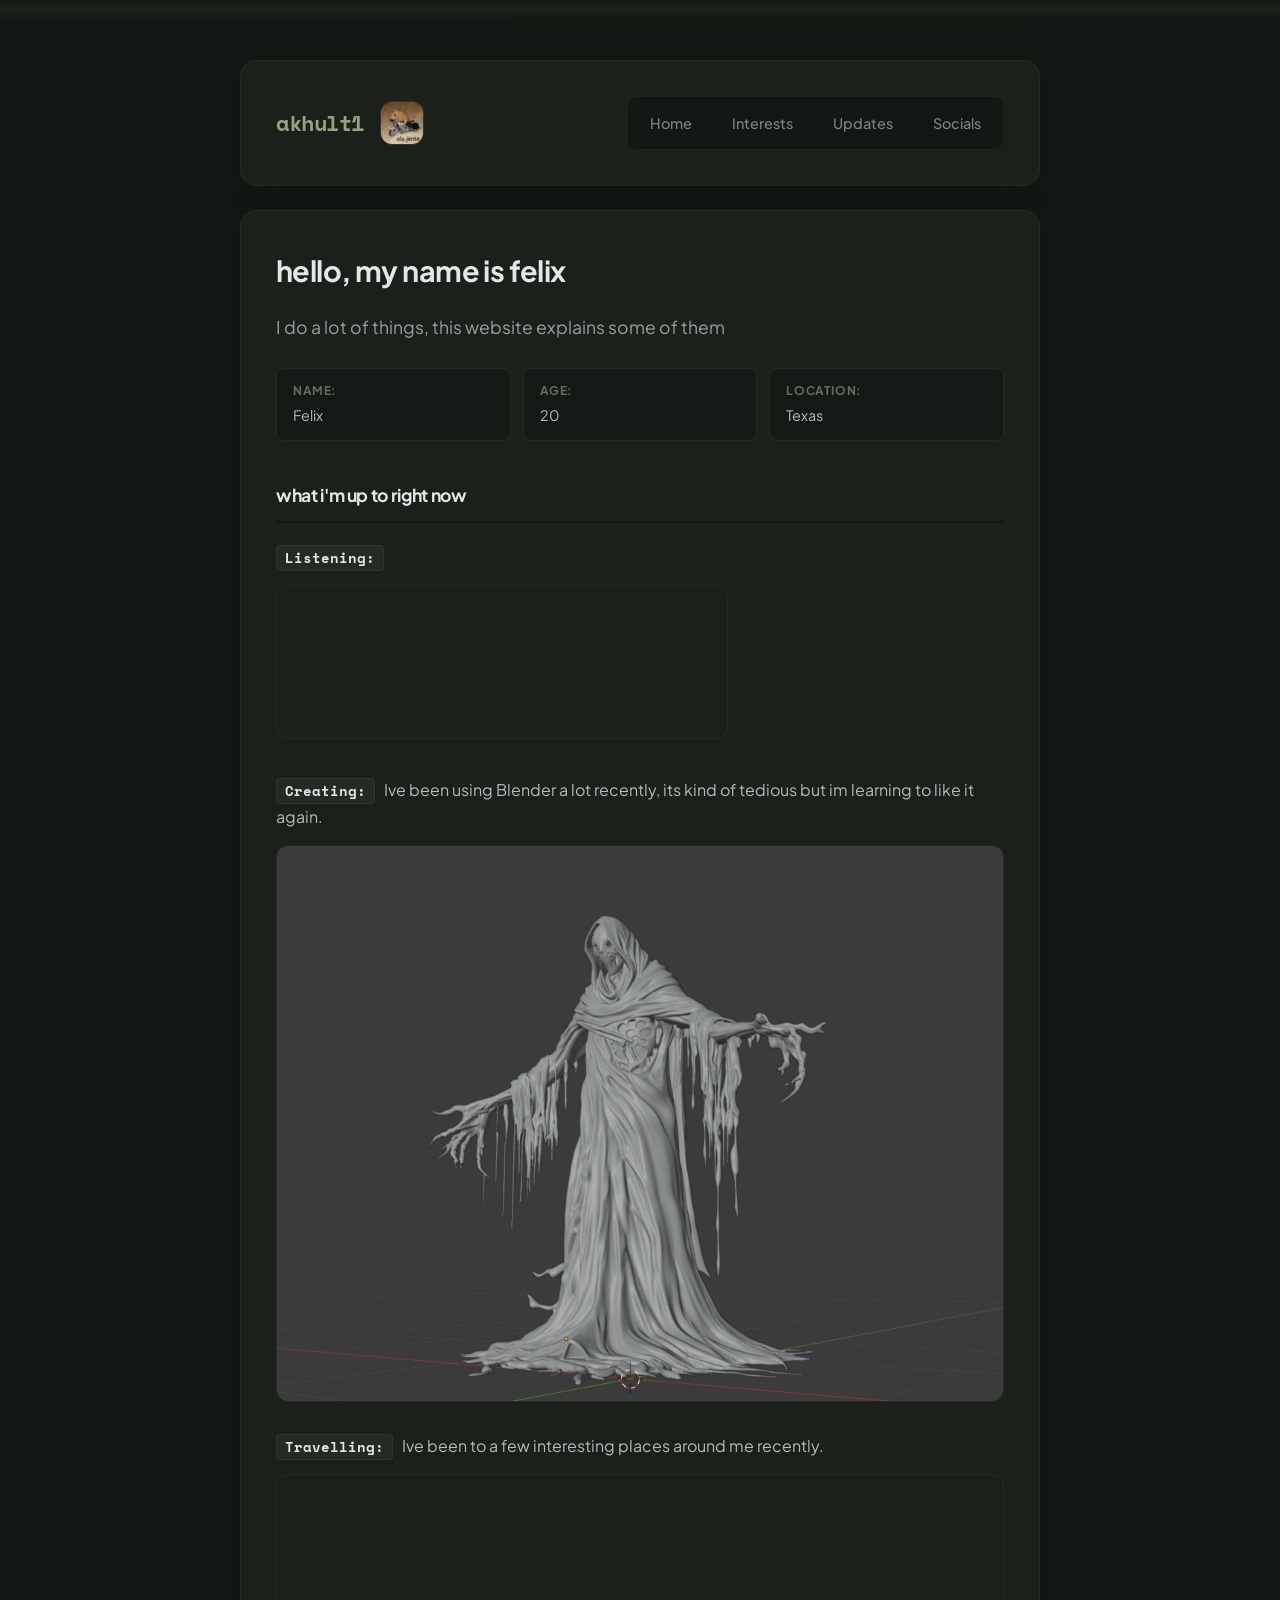
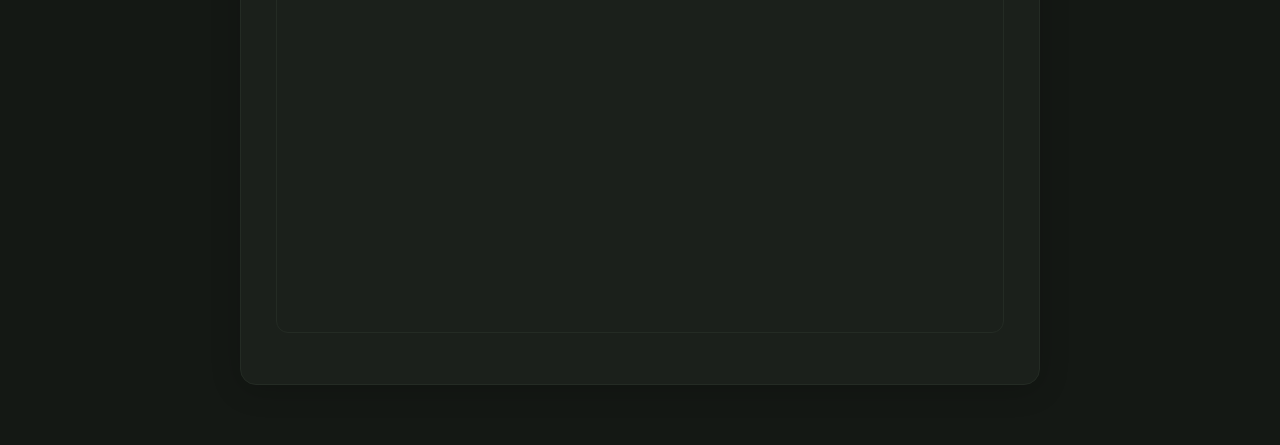
<file: index.html>
<!DOCTYPE html>
<html lang="en">
<head>
    <meta charset="UTF-8">
    <meta name="viewport" content="width=device-width, initial-scale=1.0">
    <title>About Me</title>
    <link rel="stylesheet" href="style.css">
</head>
<body>
    <div class="scanline"></div>
    <header>
        <div class="header-brand">
            <h1>Akhult1</h1>
            <img src="assets/pfp.png" alt="Profile Picture" class="header-pfp">
        </div>
        <nav>
            <a href="index.html">Home</a>
            <a href="interests.html">Interests</a>
            <a href="updates.html">Updates</a>
            <a href="socials.html">Socials</a>
        </nav>
    </header>

    <main>
        <section class="intro">
            <h2>hello, my name is felix</h2>
            <p>I do a lot of things, this website explains some of them</p>
            
            <div class="quick-stats">
                <ul>
                    <li><strong>Name:</strong> Felix</li>
                    <li><strong>Age:</strong> 20</li>
                    <li><strong>Location:</strong> Texas</li>
                </ul>
            </div>
        </section>

        <section class="status-zone">
            <h3>what i'm up to right now</h3>
            <ul>
                <li class="status-item">
                    <strong>Listening:</strong>
                    <div class="player-wrapper">
                        <iframe style="border-radius:12px; border:none;" 
                                src="https://open.spotify.com/embed/track/6K6yo0aOwaF14diZao4s4z?utm_source=generator" 
                                width="100%" 
                                height="152" 
                                allow="autoplay; clipboard-write; encrypted-media; fullscreen; picture-in-picture" 
                                loading="lazy">
                        </iframe>
                    </div>
                </li>

                <li class="status-item">
                    <strong>Creating:</strong> Ive been using Blender a lot recently, its kind of tedious but im learning to like it again.
                    <div class="status-image-container">
                        <img src="assets/blender-render.png" alt="Current Blender Project" class="status-img">
                    </div>
                </li>

                <li class="status-item">
                    <strong>Travelling:</strong> Ive been to a few interesting places around me recently.
                    <div class="status-image-container">
                        <iframe src="https://www.google.com/maps/embed?pb=!1m18!1m12!1m3!1d3383.790003436173!2d-102.15392790000001!3d31.9937077!2m3!1f0!2f0!3f0!3m2!1i1024!2i768!4f13.1!3m3!1m2!1s0x86fbd9b61356ff97%3A0x15d37a2e23fb1356!2sTHE%20GRIND%20CAFE!5e0!3m2!1sen!2sus!4v1780679439123!5m2!1sen!2sus" width="600" height="450" style="border:0;" allowfullscreen="" loading="lazy" referrerpolicy="no-referrer-when-downgrade"></iframe>
                    </div>
                </li>
            </ul>
        </section>
    </main>

</body>
</html>
</file>
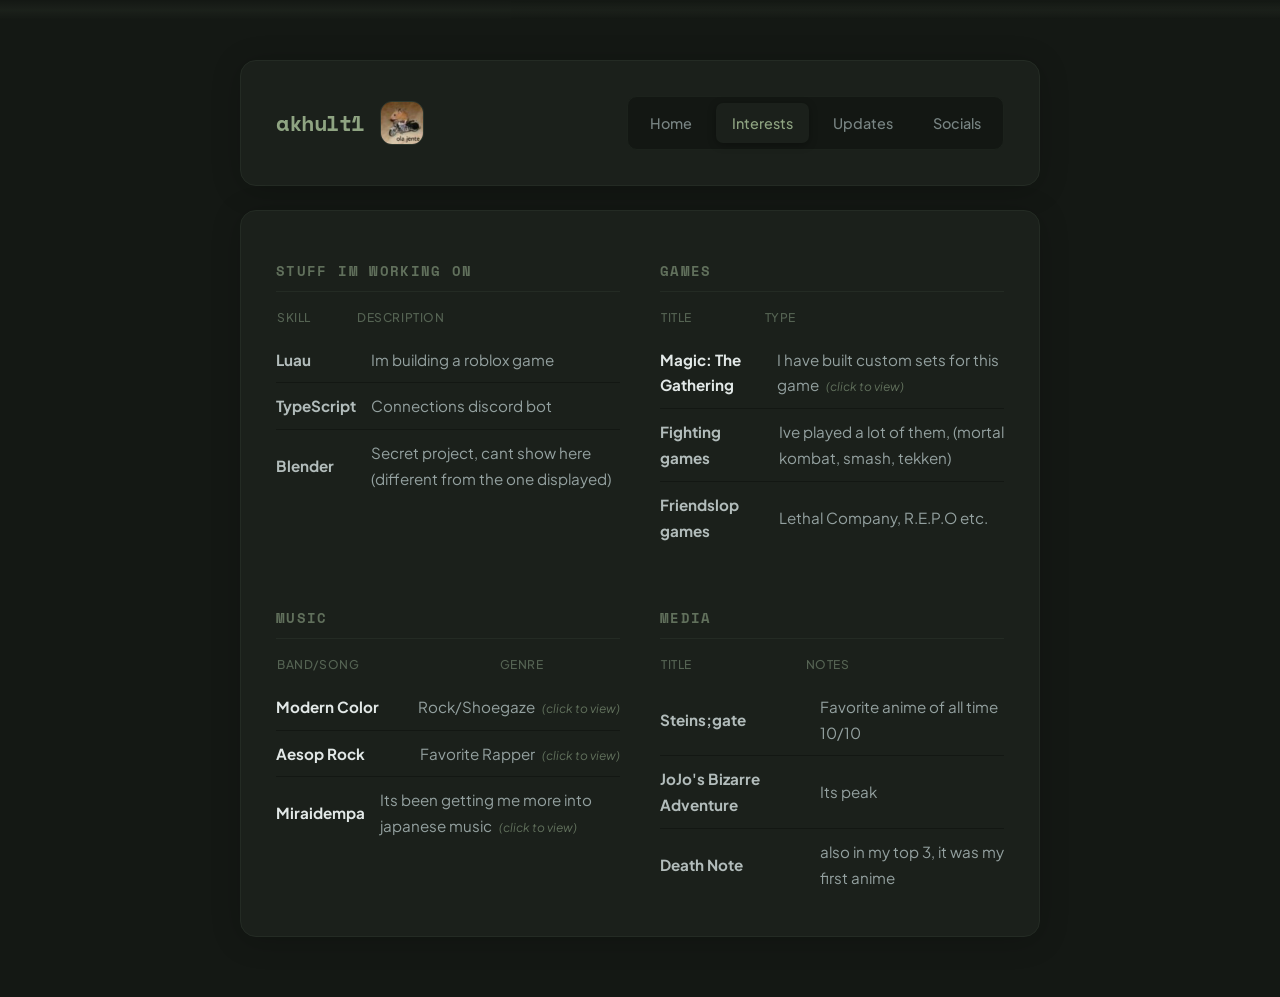
<file: interests.html>
<!DOCTYPE html>
<html lang="en">
<head>
    <meta charset="UTF-8">
    <meta name="viewport" content="width=device-width, initial-scale=1.0">
    <title>Interests & Hobbies</title>
    <link rel="stylesheet" href="style.css">
</head>
<body>
    <div class="scanline"></div>
    <header>
        <div class="header-brand">
            <h1>Akhult1</h1>
            <img src="assets/pfp.png" alt="Profile Picture" class="header-pfp">
        </div>
        <nav>
            <a href="index.html">Home</a>
            <a href="interests.html" class="active">Interests</a>
            <a href="updates.html">Updates</a>
            <a href="socials.html">Socials</a>
        </nav>
    </header>

    <main>
        <div class="interests-grid">
            
            <div class="interest-block">
                <h3>Stuff im working on</h3>
                <table class="media-table">
                    <thead>
                        <tr>
                            <th>skill</th>
                            <th>description</th>
                        </tr>
                    </thead>
                    <tbody>
                        <tr>
                            <td><strong>Luau</strong></td>
                            <td>Im building a roblox game</td>
                        </tr>
                        <tr>
                            <td><strong>TypeScript</strong></td>
                            <td>Connections discord bot</td>
                        </tr>
                        <tr>
                            <td><strong>Blender</strong></td>
                            <td><span class="glitch-text">Secret project, cant show here (different from the one displayed)</span></td>
                        </tr>
                    </tbody>
                </table>
            </div>

            <div class="interest-block">
                <h3>GAMES</h3>
                <table class="media-table">
                    <thead>
                        <tr>
                            <th>title</th>
                            <th>type</th>
                        </tr>
                    </thead>
                    <tbody>
                        <tr>
                            <td colspan="2" class="expandable-row">
                                <details>
                                    <summary>
                                        <span class="skill-name"><strong>Magic: The Gathering</strong></span>
                                        <span class="skill-desc">I have built custom sets for this game <span class="click-hint">(click to view)</span></span>
                                    </summary>
                                    <div class="expanded-preview">
                                        <p>I have made 3 seperate decks for the game based off of Jojos Bizarre Adventure, heres one of the cards</p>
                                        <img src="assets/Jotaro.png" alt="Custom MTG Card Design Set" class="preview-img">
                                    </div>
                                </details>
                            </td>
                        </tr>
                        <tr>
                            <td><strong>Fighting games</strong></td>
                            <td>Ive played a lot of them, (mortal kombat, smash, tekken)</td>
                        </tr>
                        <tr>
                            <td><strong>Friendslop games</strong></td>
                            <td>Lethal Company, R.E.P.O etc.</td>
                        </tr>
                    </tbody>
                </table>
            </div>

            <div class="interest-block">
                <h3>Music</h3>
                <table class="media-table">
                    <thead>
                        <tr>
                            <th>band/song</th>
                            <th>genre</th>
                        </tr>
                    </thead>
                    <tbody>
                        <tr>
                            <td colspan="2" class="expandable-row">
                                <details>
                                    <summary>
                                        <span class="skill-name"><strong>Modern Color</strong></span>
                                        <span class="skill-desc">Rock/Shoegaze <span class="click-hint">(click to view)</span></span>
                                    </summary>
                                    <div class="expanded-preview">
                                        <p>Ive been listening to it a lot recently,</p>
                                        <iframe style="border-radius:12px; border:none;" 
                                                src="https://open.spotify.com/embed/track/6K6yo0aOwaF14diZao4s4z?utm_source=generator" 
                                                width="100%" 
                                                height="152" 
                                                allow="autoplay; clipboard-write; encrypted-media; fullscreen; picture-in-picture" 
                                                loading="lazy">
                                        </iframe>
                                    </div>
                                </details>
                            </td>
                        </tr>
                        <tr>
                            <td colspan="2" class="expandable-row">
                                <details>
                                    <summary>
                                        <span class="skill-name"><strong>Aesop Rock</strong></span>
                                        <span class="skill-desc">Favorite Rapper <span class="click-hint">(click to view)</span></span>
                                    </summary>
                                    <div class="expanded-preview">
                                        <p>I really recommend listening to the album this song is from,</p>
                                        <iframe style="border-radius:12px" 
                                                src="https://open.spotify.com/embed/track/6oZtExqvkvgVARnetsr9G1?utm_source=generator" 
                                                width="100%" 
                                                height="352" 
                                                frameBorder="0" 
                                                allow="autoplay; clipboard-write; encrypted-media; fullscreen; picture-in-picture" 
                                                loading="lazy">
                                        </iframe>
                                    </div>
                                </details>
                            </td>
                        </tr>
                        <tr>
                            <td colspan="2" class="expandable-row">
                                <details>
                                    <summary>
                                        <span class="skill-name"><strong>Miraidempa</strong></span>
                                        <span class="skill-desc">Its been getting me more into japanese music <span class="click-hint">(click to view)</span></span>
                                    </summary>
                                    <div class="expanded-preview">
                                        <p> Its good</p>
                                        <iframe style="border-radius:12px" 
                                                src="https://open.spotify.com/embed/track/46Xrg6oqkIUakeTeLh1OhG?utm_source=generator" 
                                                width="100%" 
                                                height="352" 
                                                frameBorder="0" 
                                                allow="autoplay; clipboard-write; encrypted-media; fullscreen; picture-in-picture" 
                                                loading="lazy">
                                        </iframe>
                                    </div>
                                </details>
                            </td>
                        </tr>
                    </tbody>
                </table>
            </div>

            <div class="interest-block">
                <h3>MEDIA</h3>
                <table class="media-table">
                    <thead>
                        <tr>
                            <th>title</th>
                            <th>notes</th>
                        </tr>
                    </thead>
                    <tbody>
                        <tr>
                            <td><strong>Steins;gate</strong></td>
                            <td>Favorite anime of all time 10/10</td>
                        </tr>
                        <tr>
                            <td><strong>JoJo's Bizarre Adventure</strong></td>
                            <td>Its peak</td>
                        </tr>
                        <tr>
                            <td><strong>Death Note</strong></td>
                            <td>also in my top 3, it was my first anime</td>
                        </tr>
                    </tbody>
                </table>
            </div>

        </div>
    </main>

</body>
</html>
</file>
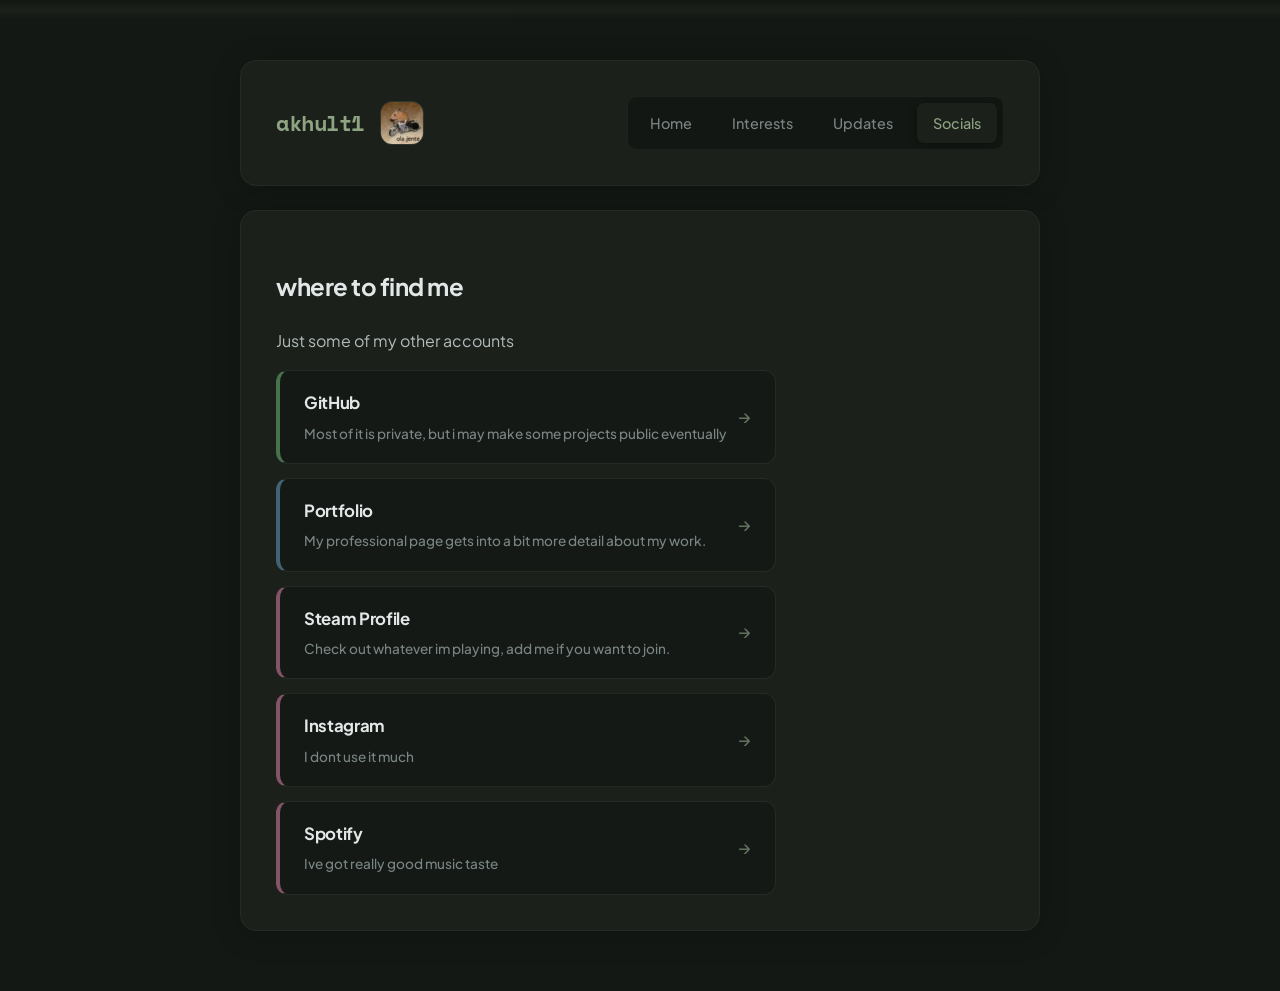
<file: socials.html>
<!DOCTYPE html>
<html lang="en">
<head>
    <meta charset="UTF-8">
    <meta name="viewport" content="width=device-width, initial-scale=1.0">
    <title>Links & Socials</title>
    <link rel="stylesheet" href="style.css">
</head>
<body>
    <div class="scanline"></div>
    <header>
        <div class="header-brand">
            <h1>Akhult1</h1>
            <img src="assets/pfp.png" alt="Profile Picture" class="header-pfp">
        </div>
        <nav>
            <a href="index.html">Home</a>
            <a href="interests.html">Interests</a>
            <a href="updates.html">Updates</a>
            <a href="socials.html" class="active">Socials</a>
        </nav>
    </header>

    <main>
        <section class="socials-container">
            <h2>where to find me</h2>
            <p class="socials-intro">Just some of my other accounts</p>

            <div class="links-list">
                <a href="https://github.com/Felix5506" target="_blank" class="social-card github-accent">
                    <div class="card-info">
                        <h3>GitHub</h3>
                        <p> Most of it is private, but i may make some projects public eventually</p>
                    </div>
                    <span class="card-arrow">→</span>
                </a>

                <a href="https://felix5506.github.io/Felix5506-Professional-Portfolio/" target="_blank" class="social-card portfolio-accent">
                    <div class="card-info">
                        <h3>Portfolio</h3>
                        <p>My professional page gets into a bit more detail about my work.</p>
                    </div>
                    <span class="card-arrow">→</span>
                </a>

                <a href="https://steamcommunity.com/profiles/76561199230027459/" target="_blank" class="social-card gaming-accent">
                    <div class="card-info">
                        <h3>Steam Profile</h3>
                        <p>Check out whatever im playing, add me if you want to join.</p>
                    </div>
                    <span class="card-arrow">→</span>
                </a>


                <a href="https://www.instagram.com/akhult1/" target="_blank" class="social-card gaming-accent">
                    <div class="card-info">
                        <h3>Instagram</h3>
                        <p>I dont use it much</p>
                    </div>
                    <span class="card-arrow">→</span>
                </a>

                <a href="https://open.spotify.com/user/31j34t4dfugrwp2j6psmiy4pxphy" target="_blank" class="social-card gaming-accent">
                    <div class="card-info">
                        <h3>Spotify</h3>
                        <p>Ive got really good music taste</p>
                    </div>
                    <span class="card-arrow">→</span>
                </a>

            </div>
        </section>
    </main>

</body>
</html>
</file>
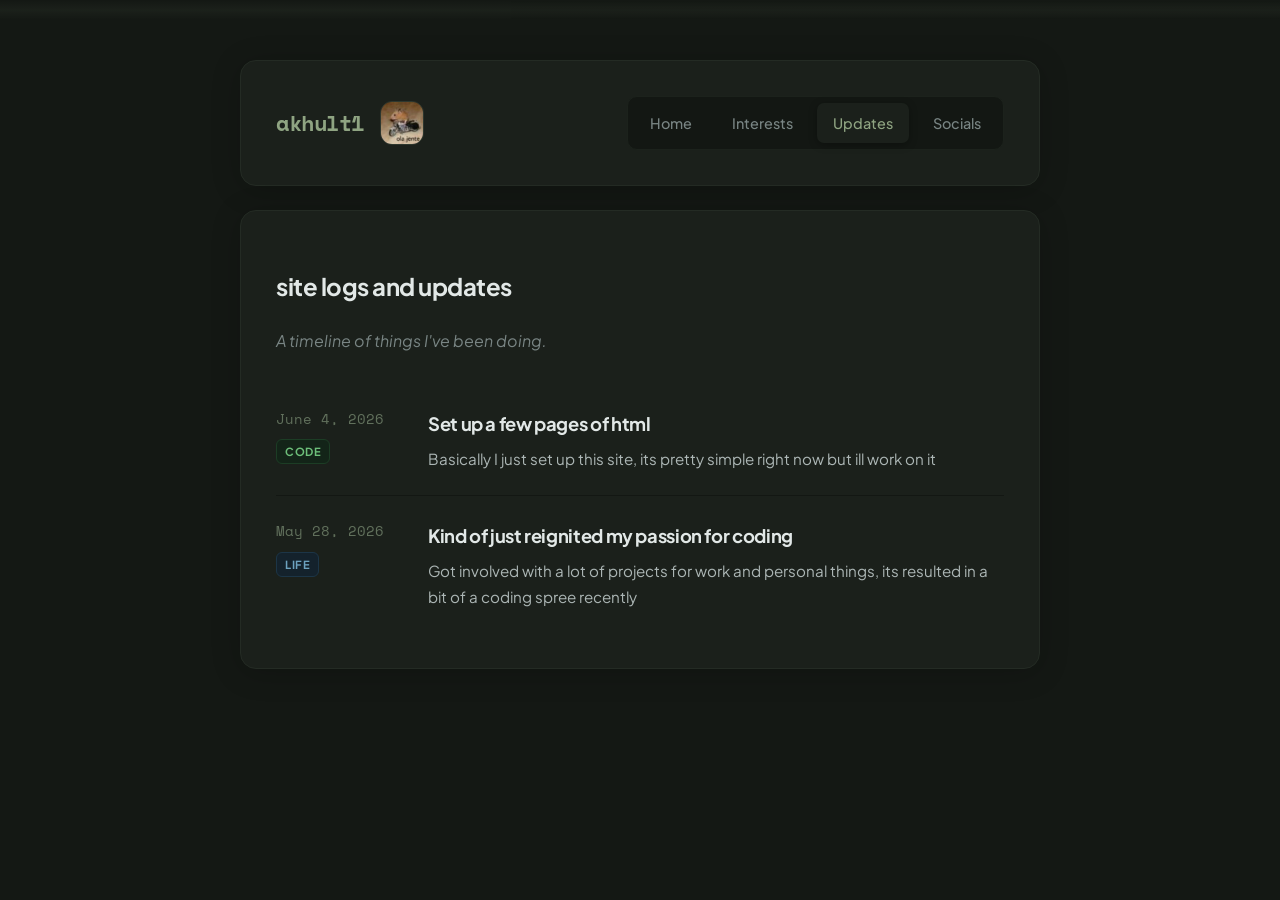
<file: updates.html>
<!DOCTYPE html>
<html lang="en">
<head>
    <meta charset="UTF-8">
    <meta name="viewport" content="width=device-width, initial-scale=1.0">
    <title>Updates and logs</title>
    <link rel="stylesheet" href="style.css">
</head>
<body>
    <div class="scanline"></div>
    <header>
        <div class="header-brand">
            <h1>Akhult1</h1>
            <img src="assets/pfp.png" alt="Profile Picture" class="header-pfp">
        </div>
        <nav>
            <a href="index.html">Home</a>
            <a href="interests.html">Interests</a>
            <a href="updates.html" class="active">Updates</a>
            <a href="socials.html">Socials</a>
        </nav>
    </header>

    <main>
        <section class="updates-container">
            <h2>site logs and updates</h2>
            <p class="updates-intro">A timeline of things I've been doing.</p>
            <article class="update-entry">
                <div class="update-meta">
                    <time datetime="2026-06-04">June 4, 2026</time>
                    <span class="update-tag tag-code">code</span>
                </div>
                <div class="update-content">
                    <h3>Set up a few pages of html</h3>
                    <p>Basically I just set up this site, its pretty simple right now but ill work on it</p>
                </div>
            </article>
            <article class="update-entry">
                <div class="update-meta">
                    <time datetime="2026-05-28">May 28, 2026</time>
                    <span class="update-tag tag-general">life</span>
                </div>
                <div class="update-content">
                    <h3>Kind of just reignited my passion for coding</h3>
                    <p>Got involved with a lot of projects for work and personal things, its resulted in a bit of a coding spree recently</p>
                </div>
            </article>
            
        </section>
    </main>

</body>
</html>
</file>
<file: style.css>
/* 1. GLOBAL THEME & FONTS (Dark Mode Overhaul)*/
@import url('https://fonts.googleapis.com/css2?family=Plus+Jakarta+Sans:wght@400;500;700&family=Space+Mono:wght@400;700&display=swap');

body {
    background-color: #141814; 
    color: #b2bcbb; 
    font-family: 'Plus Jakarta Sans', sans-serif;
    line-height: 1.7;
    max-width: 800px;
    margin: 60px auto;
    padding: 0 25px;
}

a {
    color: #8fa482; 
    text-decoration: none;
    font-weight: 500;
    transition: color 0.2s ease;
}

a:hover {
    color: #b1c7a3;
}

h1, h2, h3, h4 {
    font-family: 'Plus Jakarta Sans', sans-serif;
    font-weight: 700;
    color: #e2e8e7; 
    letter-spacing: -0.02em;
}

header, main {
    background: #1b201b; 
    border: 1px solid #242b24;
    border-radius: 16px;
    padding: 35px;
    margin-bottom: 24px;
    box-shadow: 0 4px 30px rgba(0, 0, 0, 0.2); /* Deep dark shadow */
}

header {
    display: flex;
    flex-direction: column;
    gap: 20px;
}

@media (min-width: 600px) {
    header {
        flex-direction: row;
        justify-content: space-between;
        align-items: center;
    }
}

.header-brand {
    display: flex;
    align-items: center;
    gap: 16px;
}

.header-brand h1 {
    font-size: 1.4rem;
    margin: 0;
    font-family: 'Space Mono', monospace;
    text-transform: lowercase;
    color: #8fa482; 
}

.header-pfp {
    width: 42px;
    height: 42px;
    border-radius: 12px;
    object-fit: cover;
    background-color: #242b24;
    border: 1px solid #2e372e;
}

nav {
    display: flex;
    gap: 8px;
    background: #131713; 
    padding: 6px;
    border-radius: 10px;
    border: 1px solid #1c221c;
}

nav a {
    padding: 8px 16px;
    font-size: 0.9rem;
    color: #798584;
    border-radius: 7px;
    font-weight: 500;
}

nav a:hover {
    color: #e2e8e7;
    background: rgba(255, 255, 255, 0.03);
}

nav a.active {
    background: #1b201b;
    color: #8fa482;
    box-shadow: 0 2px 8px rgba(0, 0, 0, 0.3);
}

.intro h2 {
    font-size: 1.8rem;
    margin-top: 0;
    margin-bottom: 10px;
}

.intro p {
    font-size: 1.1rem;
    color: #94a1a0;
    margin-bottom: 25px;
}

.quick-stats ul {
    list-style: none;
    padding: 0;
    margin: 0;
    display: grid;
    grid-template-columns: repeat(auto-fit, minmax(140px, 1fr));
    gap: 12px;
}

.quick-stats li {
    background: #151915;
    border: 1px solid #242b24;
    padding: 12px 16px;
    border-radius: 8px;
    font-size: 0.9rem;
}

.quick-stats strong {
    display: block;
    font-size: 0.75rem;
    text-transform: uppercase;
    letter-spacing: 0.05em;
    color: #61705c; 
    margin-bottom: 2px;
}

.status-zone h3 {
    font-size: 1.1rem;
    border-bottom: 2px solid #131713;
    padding-bottom: 10px;
    margin-top: 40px;
    margin-bottom: 20px;
}

.status-zone ul {
    list-style: none;
    padding: 0;
    display: flex;
    flex-direction: column;
    gap: 30px;
}

.status-item {
    font-size: 1rem;
}

.status-item strong {
    color: #e2e8e7;
    font-family: 'Space Mono', monospace;
    font-size: 0.85rem;
    background: #242b24;
    padding: 2px 8px;
    border-radius: 4px;
    margin-right: 6px;
    border: 1px solid #2e372e;
}

.player-wrapper {
    max-width: 450px;
    margin-top: 15px;
}

.player-wrapper iframe {
    border: 1px solid #242b24 !important;
}

.status-image-container {
    margin-top: 15px;
    max-width: 100%;
    border-radius: 12px;
    overflow: hidden;
    border: 1px solid #242b24;
}

.status-img {
    width: 100%;
    display: block;
    height: auto;
    opacity: 0.9; 
}

/* 5. INTERESTS PAGE TABLES */
.interests-grid {
    display: grid;
    grid-template-columns: repeat(auto-fit, minmax(300px, 1fr));
    gap: 40px;
}

.interest-block h3 {
    font-size: 0.85rem;
    font-family: 'Space Mono', monospace;
    letter-spacing: 0.1em;
    text-transform: uppercase;
    color: #61705c;
    margin-bottom: 15px;
    border-bottom: 1px solid #242b24;
    padding-bottom: 8px;
}

.media-table {
    width: 100%;
    border-collapse: collapse;
    font-size: 0.95rem;
}

.media-table th {
    text-align: left;
    font-weight: 500;
    color: #556353;
    font-size: 0.75rem;
    text-transform: uppercase;
    letter-spacing: 0.05em;
    padding-bottom: 8px;
}

.media-table td {
    padding: 10px 0;
    border-bottom: 1px solid #131713;
}

.media-table tr:last-child td {
    border-bottom: none;
}

.media-table td:last-child {
    color: #94a1a0;
    padding-left: 15px;
}

/* 6. UPDATES TIMELINE */
.updates-intro {
    color: #798584;
    font-style: italic;
    margin-bottom: 30px;
}

.update-entry {
    display: flex;
    flex-direction: column;
    gap: 12px;
    padding: 24px 0;
    border-bottom: 1px solid #131713;
}

.update-entry:last-child {
    border-bottom: none;
}

.update-meta {
    display: flex;
    align-items: center;
    gap: 12px;
}

.update-meta time {
    font-family: 'Space Mono', monospace;
    font-size: 0.85rem;
    color: #61705c;
}

.update-tag {
    font-size: 0.7rem;
    font-weight: 700;
    letter-spacing: 0.05em;
    padding: 2px 8px;
    border-radius: 6px;
    text-transform: uppercase;
}

.tag-code { background: #132418; color: #6dbf7a; border: 1px solid #1c3d25; }
.tag-general { background: #14222c; color: #6da2bf; border: 1px solid #1c3547; }

.update-content h3 {
    margin: 0 0 6px 0;
    font-size: 1.15rem;
}

.update-content p {
    margin: 0;
    color: #acb6b5;
    font-size: 0.95rem;
}

@media (min-width: 600px) {
    .update-entry { flex-direction: row; }
    .update-meta { flex-direction: column; align-items: flex-start; min-width: 140px; gap: 8px; }
}

/* 7. SOCIALS CARDS*/
.links-list {
    display: flex;
    flex-direction: column;
    gap: 14px;
    max-width: 500px;
}

.social-card {
    display: flex;
    justify-content: space-between;
    align-items: center;
    padding: 18px 24px;
    background: #151915;
    border: 1px solid #242b24;
    border-radius: 12px;
    color: #e2e8e7 !important;
}

.social-card:hover {
    transform: translateY(-2px);
    background: #1b201b;
    border-color: #8fa482;
    box-shadow: 0 4px 20px rgba(0, 0, 0, 0.4);
}

.card-info h3 { margin: 0 0 4px 0; font-size: 1.05rem; }
.card-info p { margin: 0; font-size: 0.85rem; color: #798584; }
.card-arrow { color: #61705c; font-size: 1.1rem; transition: transform 0.2s; }
.social-card:hover .card-arrow { transform: translateX(3px); color: #8fa482; }

.github-accent { border-left: 4px solid #48724d; }
.portfolio-accent { border-left: 4px solid #436375; }
.gaming-accent { border-left: 4px solid #855368; }

/* 8. EXPANDABLE TABLE ROWS (Interests Previews) */

.expandable-row {
    padding: 0 !important; 
}

.expandable-row details {
    width: 100%;
}

.expandable-row summary {
    display: flex;
    justify-content: space-between;
    align-items: center;
    padding: 10px 0;
    cursor: pointer;
    list-style: none;
    outline: none;
}

.expandable-row summary::-webkit-details-marker {
    display: none;
}

.skill-name {
    font-weight: bold;
    color: #e2e8e7;
}

.skill-desc {
    color: #94a1a0;
    text-align: left;
    padding-left: 15px;
}

.click-hint {
    font-size: 0.75rem;
    color: #61705c;
    font-style: italic;
    margin-left: 4px;
}

.expandable-row details[open] .click-hint {
    color: #8fa482;
    content: "(click to close)";
}

.expanded-preview {
    background: #131713;
    border: 1px solid #242b24;
    border-radius: 8px;
    padding: 15px;
    margin-bottom: 12px;
    margin-top: 4px;
}

.expanded-preview p {
    margin: 0 0 12px 0;
    font-size: 0.85rem;
    color: #798584;
}

.preview-img {
    width: 100%;
    height: auto;
    border-radius: 6px;
    border: 1px solid #2e372e;
    display: block;
}

/* 9. INTERACTIVE ANIMATION & EFFECTS OVERHAUL*/

main {
    animation: pageReveal 0.5s cubic-bezier(0.16, 1, 0.3, 1) forwards;
}

@keyframes pageReveal {
    from {
        opacity: 0;
        transform: translateY(8px);
    }
    to {
        opacity: 1;
        transform: translateY(0);
    }
}

.glitch-text {
    position: relative;
    display: inline-block;
    transition: color 0.1s ease;
}

.glitch-text:hover {
    animation: textGlitch 0.25s linear infinite;
    color: #ff5599;
    cursor: help;
}

@keyframes textGlitch {
    0% {
        text-shadow: 1.5px -1px 0 #8fa482, -1px 1.5px 0 #6da2bf;
    }
    33% {
        text-shadow: -1px 1.5px 0 #8fa482, 1.5px 1px 0 #6da2bf;
    }
    66% {
        text-shadow: 1.5px 1.5px 0 #ff5599, -1.5px -1px 0 #6da2bf;
    }
    100% {
        text-shadow: -1.5px 1px 0 #ff5599, 1px -1.5px 0 #8fa482;
    }
}

.scanline {
    position: fixed;
    top: 0;
    left: 0;
    width: 100vw;
    height: 100vh;
    pointer-events: none;
    z-index: 9999;
    overflow: hidden;
}

.scanline::before {
    content: "";
    position: absolute;
    width: 100vw;
    height: 20px;
    background: linear-gradient(
        to bottom,
        rgba(143, 164, 130, 0) 0%,
        rgba(143, 164, 130, 0.08) 50%, 
        rgba(143, 164, 130, 0) 100%
    );
    opacity: 0.8;
    will-change: transform;
    animation: crtScanlineBeam 4s linear infinite;
}

@keyframes crtScanlineBeam {
    0% {
        transform: translateY(-20px);
    }
    100% {
        transform: translateY(100vh);
    }
}

.social-card {
    transition: transform 0.3s cubic-bezier(0.25, 1, 0.5, 1), 
                box-shadow 0.3s ease, 
                border-color 0.3s ease, 
                background-color 0.2s ease;
}

.social-card:hover {
    transform: translateX(6px) translateY(-1px);
    background-color: #1f251f;
}

.github-accent:hover {
    border-color: #8fa482;
    box-shadow: 0 0 20px rgba(143, 164, 130, 0.15);
}

.portfolio-accent:hover {
    border-color: #6da2bf;
    box-shadow: 0 0 20px rgba(109, 162, 191, 0.15);
}

.gaming-accent:hover {
    border-color: #9c647c;
    box-shadow: 0 0 20px rgba(156, 100, 124, 0.15);
}

.expandable-row details[open] .expanded-preview {
    animation: slideReveal 0.25s cubic-bezier(0.25, 1, 0.5, 1) forwards;
}

@keyframes slideReveal {
    from {
        opacity: 0;
        transform: translateY(-5px) scale(0.99);
    }
    to {
        opacity: 1;
        transform: translateY(0) scale(1);
    }
}
</file>
